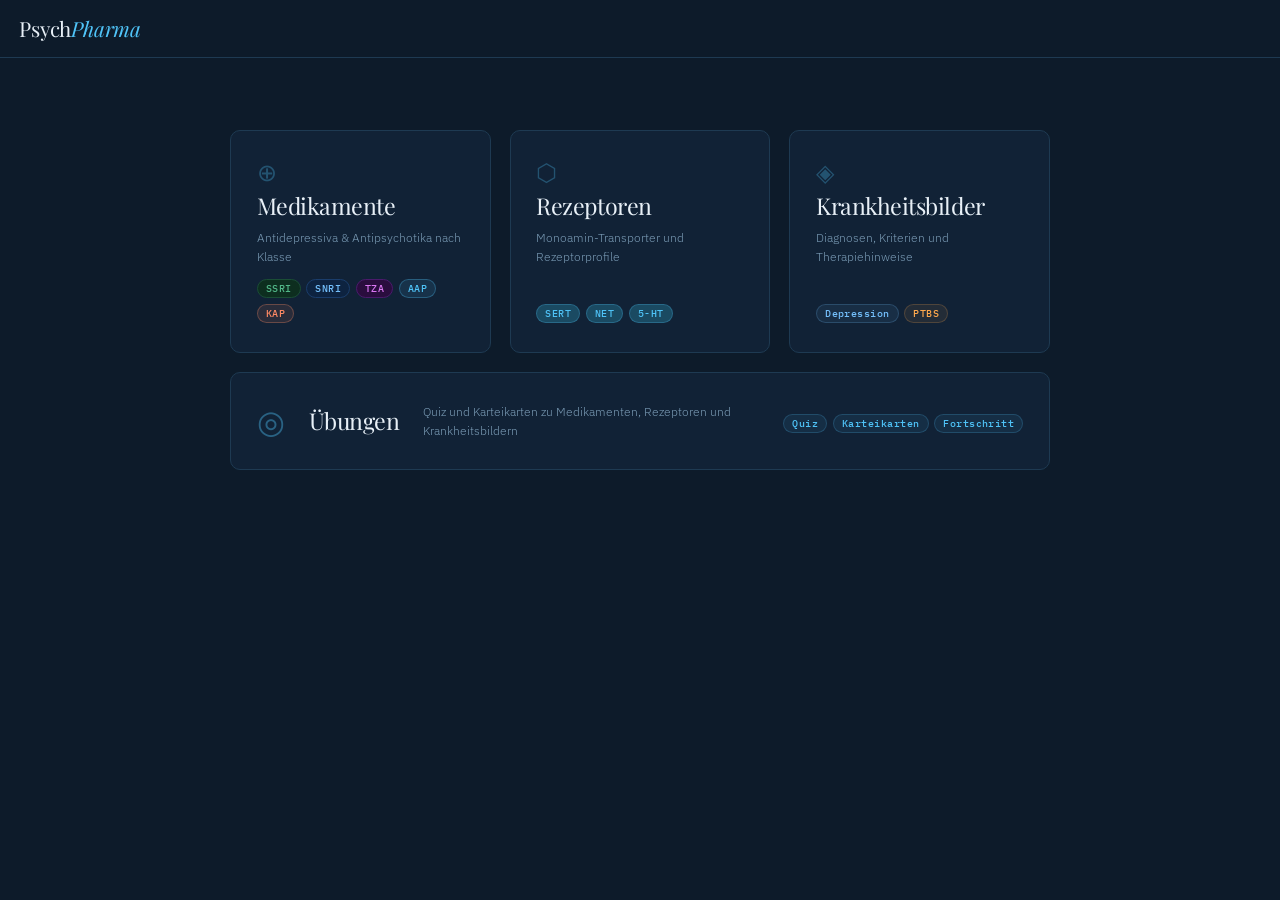
<file: index.html>
<!DOCTYPE html>
<html lang="de">
<head>
<meta charset="UTF-8">
<meta name="viewport" content="width=device-width, initial-scale=1.0, viewport-fit=cover">
<meta name="theme-color" content="#0d1b2a">
<meta name="apple-mobile-web-app-capable" content="yes">
<meta name="apple-mobile-web-app-status-bar-style" content="black-translucent">
<meta name="apple-mobile-web-app-title" content="PsychPharma">
<link rel="manifest" href="manifest.json">
<link rel="icon" href="icons/icon.png" type="image/png">
<link rel="apple-touch-icon" href="icons/icon.png">
<title>PsychPharma — Antidepressiva</title>
<link href="https://fonts.googleapis.com/css2?family=Playfair+Display:ital,wght@0,400;0,600;1,400&family=IBM+Plex+Sans:wght@300;400;500&family=IBM+Plex+Mono:wght@400;500&display=swap" rel="stylesheet">
<link rel="stylesheet" href="style.css">
</head>
<body>

<header class="app-header">
  <div class="app-title" onclick="goHub()">Psych<span>Pharma</span></div>
  <button class="back-btn" id="back-btn" onclick="goHub()">← Übersicht</button>
  <div class="search-wrap">
    <span class="search-icon">⌕</span>
    <input class="search-input" type="text" id="search" placeholder="Suchen..." oninput="handleSearch()">
  </div>
</header>

<div class="filter-bar" id="filter-bar">
  <button class="pill active" data-filter="all" onclick="setFilter('all', this)">Alle</button>
  <button class="pill" data-filter="SSRI" onclick="setFilter('SSRI', this)">SSRI</button>
  <button class="pill" data-filter="SNRI" onclick="setFilter('SNRI', this)">SNRI</button>
  <button class="pill" data-filter="TZA" onclick="setFilter('TZA', this)">Trizyklika</button>
  <button class="pill" data-filter="MAO" onclick="setFilter('MAO', this)">MAO-Hemmer</button>
  <button class="pill" data-filter="NRI" onclick="setFilter('NRI', this)">NRI</button>
  <button class="pill" data-filter="Andere" onclick="setFilter('Andere', this)">Andere</button>
  <button class="pill" data-filter="AAP" onclick="setFilter('AAP', this)">AAP</button>
  <button class="pill" data-filter="KAP" onclick="setFilter('KAP', this)">KAP</button>
</div>

<div class="main" id="main">
  <div class="sidebar" id="sidebar"></div>
  <div class="detail" id="detail">
    <div class="detail-empty">
      <div class="big">⊕</div>
      <p>Wähle ein Medikament<br>aus der Liste</p>
    </div>
  </div>
</div>

<script>
  if ('serviceWorker' in navigator) {
    navigator.serviceWorker.register('./sw.js');
  }
</script>
<script src="data/medications.js"></script>
<script src="data/receptors.js"></script>
<script src="data/krankheitsbilder/depression.js"></script>
<script src="data/krankheitsbilder/ptbs.js"></script>
<script src="data/krankheitsbilder/schizophrenie.js"></script>
<script src="data/krankheitsbilder/zwangsstoerung.js"></script>
<script src="data/antipsychotika.js"></script>
<script src="data/quiz-fakten.js"></script>
<script src="app.js"></script>
<script src="quiz.js"></script>
<script src="mini-quiz.js"></script>
</body>
</html>
</file>
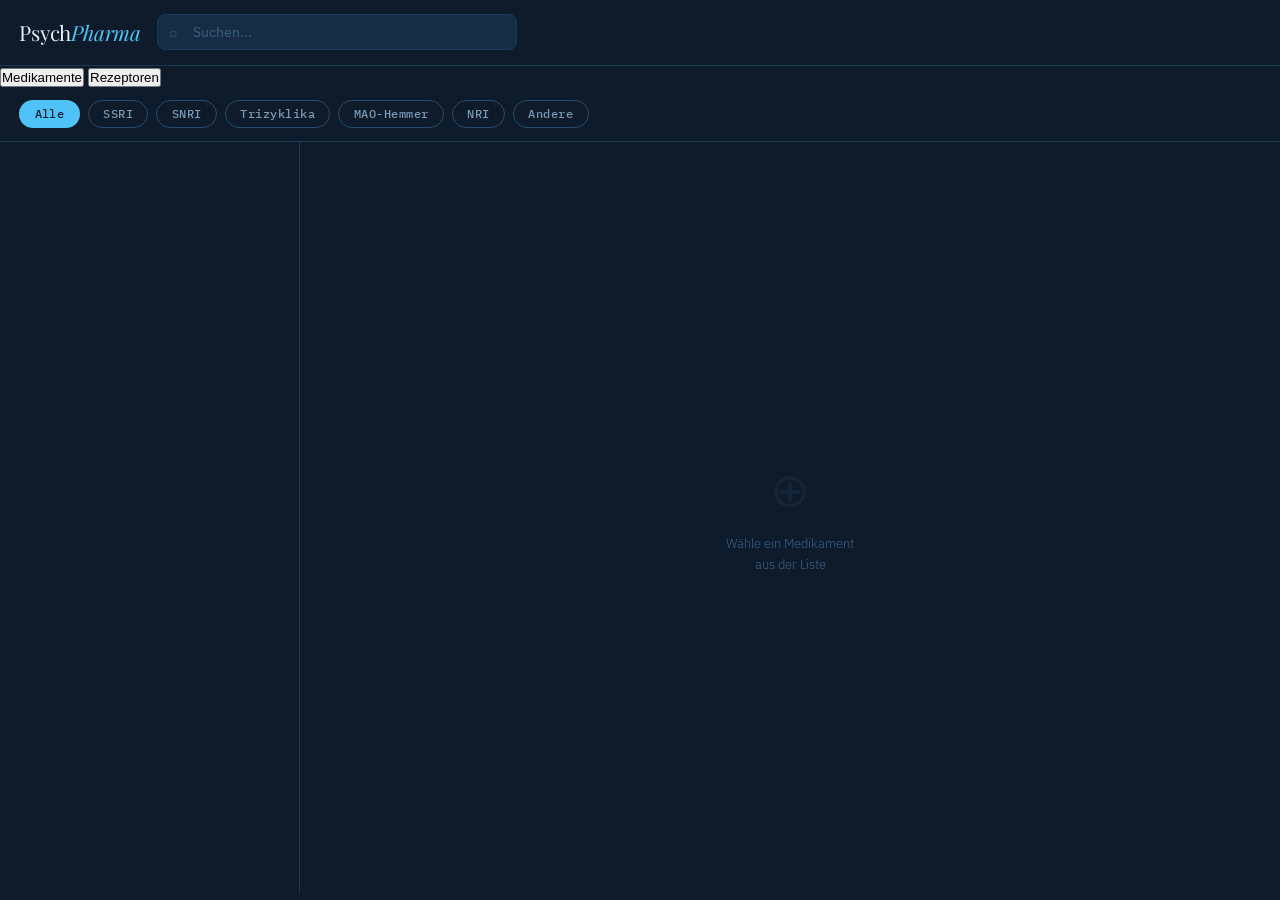
<file: psychiatrie_app.html>
<!DOCTYPE html>
<html lang="de">
<head>
<meta charset="UTF-8">
<meta name="viewport" content="width=device-width, initial-scale=1.0">
<meta name="theme-color" content="#0d1b2a">
<meta name="apple-mobile-web-app-capable" content="yes">
<meta name="apple-mobile-web-app-status-bar-style" content="black-translucent">
<meta name="apple-mobile-web-app-title" content="PsychPharma">
<link rel="manifest" href="manifest.json">
<link rel="icon" href="icons/icon.png" type="image/png">
<link rel="apple-touch-icon" href="icons/icon.png">
<title>PsychPharma — Antidepressiva</title>
<link href="https://fonts.googleapis.com/css2?family=Playfair+Display:ital,wght@0,400;0,600;1,400&family=IBM+Plex+Sans:wght@300;400;500&family=IBM+Plex+Mono:wght@400;500&display=swap" rel="stylesheet">
<link rel="stylesheet" href="style.css">
</head>
<body>

<header class="app-header">
  <div class="app-title">Psych<span>Pharma</span></div>
  <div class="search-wrap">
    <span class="search-icon">⌕</span>
    <input class="search-input" type="text" id="search" placeholder="Suchen..." oninput="handleSearch()">
  </div>
</header>

<div class="view-toggle">
  <button class="view-btn active" onclick="setView('meds', this)">Medikamente</button>
  <button class="view-btn"       onclick="setView('rezept', this)">Rezeptoren</button>
</div>

<div class="filter-bar" id="filter-bar">
  <button class="pill active" data-filter="all" onclick="setFilter('all', this)">Alle</button>
  <button class="pill" data-filter="SSRI" onclick="setFilter('SSRI', this)">SSRI</button>
  <button class="pill" data-filter="SNRI" onclick="setFilter('SNRI', this)">SNRI</button>
  <button class="pill" data-filter="TZA" onclick="setFilter('TZA', this)">Trizyklika</button>
  <button class="pill" data-filter="MAO" onclick="setFilter('MAO', this)">MAO-Hemmer</button>
  <button class="pill" data-filter="NRI" onclick="setFilter('NRI', this)">NRI</button>
  <button class="pill" data-filter="Andere" onclick="setFilter('Andere', this)">Andere</button>
</div>

<div class="main">
  <div class="sidebar" id="sidebar"></div>
  <div class="detail" id="detail">
    <div class="detail-empty">
      <div class="big">⊕</div>
      <p>Wähle ein Medikament<br>aus der Liste</p>
    </div>
  </div>
</div>

<script>
  if ('serviceWorker' in navigator) {
    navigator.serviceWorker.register('./sw.js');
  }
</script>
<script src="data/medications.js"></script>
<script src="data/receptors.js"></script>
<script src="app.js"></script>
</body>
</html>
</file>
<file: style.css>
:root {
  --bg: #0d1b2a;
  --surface: #112236;
  --surface2: #162d45;
  --border: #1e3a52;
  --border2: #254d6b;
  --text: #e8f0f7;
  --text-muted: #7a9bb5;
  --text-dim: #3d6080;
  --accent: #4fc3f7;
  --accent-dim: #1a4a62;

  --ssri: #52b788;
  --ssri-bg: #0d2e1f;
  --ssri-border: #1a4d35;

  --snri: #74c0fc;
  --snri-bg: #0d2340;
  --snri-border: #1a3d6b;

  --tza: #da77f2;
  --tza-bg: #2a0d3e;
  --tza-border: #4a1a6b;

  --mao: #ff8787;
  --mao-bg: #3e0d0d;
  --mao-border: #6b1a1a;

  --nri: #ffa94d;
  --nri-bg: #3e2000;
  --nri-border: #6b3a00;

  --other: #a9e34b;
  --other-bg: #1e3000;
  --other-border: #3a5500;
}

* { box-sizing: border-box; margin: 0; padding: 0; }

html {
  background: var(--bg);
}

body {
  background: var(--bg);
  color: var(--text);
  font-family: 'IBM Plex Sans', sans-serif;
  font-weight: 300;
  min-height: 100vh;
  overflow-x: hidden;
}

/* HEADER */
.app-header {
  position: sticky;
  top: 0;
  z-index: 100;
  background: #0d1b2a;
  border-bottom: 1px solid var(--border);
  padding: 0.9rem 1.2rem;
  padding-top: calc(0.9rem + env(safe-area-inset-top));
  display: flex;
  align-items: center;
  gap: 1rem;
}

.app-title {
  font-family: 'Playfair Display', serif;
  font-size: 1.3rem;
  font-weight: 400;
  color: var(--text);
  letter-spacing: -0.01em;
  flex-shrink: 0;
}

.app-title span { color: var(--accent); font-style: italic; }

.search-wrap {
  flex: 1;
  position: relative;
  max-width: 360px;
}

.search-icon {
  position: absolute;
  left: 0.75rem;
  top: 50%;
  transform: translateY(-50%);
  color: var(--text-dim);
  font-size: 0.85rem;
}

.search-input {
  width: 100%;
  background: var(--surface2);
  border: 1px solid var(--border);
  border-radius: 8px;
  color: var(--text);
  font-family: 'IBM Plex Sans', sans-serif;
  font-size: 0.85rem;
  padding: 0.5rem 0.75rem 0.5rem 2.2rem;
  outline: none;
  transition: border-color 0.2s;
}

.search-input:focus { border-color: var(--accent); }
.search-input::placeholder { color: var(--text-dim); }

/* FILTER PILLS */
.filter-bar {
  display: flex;
  gap: 0.5rem;
  padding: 0.8rem 1.2rem;
  overflow-x: auto;
  border-bottom: 1px solid var(--border);
  scrollbar-width: none;
}
.filter-bar::-webkit-scrollbar { display: none; }

.pill {
  flex-shrink: 0;
  padding: 0.35rem 0.9rem;
  border-radius: 20px;
  font-size: 0.72rem;
  font-weight: 500;
  font-family: 'IBM Plex Mono', monospace;
  cursor: pointer;
  border: 1px solid var(--border2);
  color: var(--text-muted);
  background: transparent;
  transition: all 0.15s;
  letter-spacing: 0.04em;
}

.pill:hover { color: var(--text); border-color: var(--text-muted); }
.pill.active { color: var(--bg); border-color: transparent; }
.pill[data-filter="all"].active { background: var(--accent); color: var(--bg); }
.pill[data-filter="SSRI"].active { background: var(--ssri); }
.pill[data-filter="SNRI"].active { background: var(--snri); }
.pill[data-filter="TZA"].active { background: var(--tza); }
.pill[data-filter="MAO"].active { background: var(--mao); }
.pill[data-filter="NRI"].active { background: var(--nri); }
.pill[data-filter="Andere"].active { background: var(--other); }
.pill[data-filter="AAP"].active { background: #4fc3f7; }
.pill[data-filter="KAP"].active { background: #ff8a65; }

/* MAIN LAYOUT */
.main {
  display: grid;
  grid-template-columns: 300px 1fr;
  height: calc(100vh - var(--chrome-height, 149px));
}

/* SIDEBAR */
.sidebar {
  border-right: 1px solid var(--border);
  overflow-y: auto;
  scrollbar-width: thin;
  scrollbar-color: var(--border2) transparent;
}

.group-label {
  padding: 0.7rem 1rem 0.3rem;
  font-size: 0.62rem;
  letter-spacing: 0.15em;
  text-transform: uppercase;
  color: var(--text-dim);
  font-family: 'IBM Plex Mono', monospace;
  position: sticky;
  top: 0;
  background: var(--bg);
  z-index: 1;
}

.med-item {
  padding: 0.7rem 1rem;
  cursor: pointer;
  border-bottom: 1px solid rgba(30,58,82,0.4);
  transition: background 0.12s;
  display: flex;
  align-items: center;
  gap: 0.6rem;
}

.med-item:hover { background: var(--surface); }
.med-item.active { background: var(--surface2); border-left: 2px solid var(--accent); }

.med-dot {
  width: 7px;
  height: 7px;
  border-radius: 50%;
  flex-shrink: 0;
}

.med-name {
  font-size: 0.85rem;
  font-weight: 400;
  color: var(--text);
  line-height: 1.2;
}

.med-class-tag {
  font-size: 0.6rem;
  font-family: 'IBM Plex Mono', monospace;
  color: var(--text-dim);
  margin-left: auto;
  flex-shrink: 0;
}

/* DETAIL PANEL */
.detail {
  overflow-y: auto;
  padding: 2rem 2.5rem;
  scrollbar-width: thin;
  scrollbar-color: var(--border2) transparent;
}

.detail-empty {
  display: flex;
  flex-direction: column;
  align-items: center;
  justify-content: center;
  height: 100%;
  color: var(--text-dim);
  gap: 0.8rem;
  text-align: center;
}

.detail-empty .big { font-size: 3rem; opacity: 0.15; }
.detail-empty p { font-size: 0.8rem; line-height: 1.7; }

.detail-header {
  margin-bottom: 2rem;
  padding-bottom: 1.5rem;
  border-bottom: 1px solid var(--border);
}

.detail-class-badge {
  display: inline-block;
  font-size: 0.65rem;
  font-family: 'IBM Plex Mono', monospace;
  letter-spacing: 0.1em;
  padding: 3px 10px;
  border-radius: 20px;
  margin-bottom: 0.8rem;
  font-weight: 500;
}

.detail-name {
  font-family: 'Playfair Display', serif;
  font-size: 2rem;
  font-weight: 400;
  letter-spacing: -0.02em;
  line-height: 1.1;
  margin-bottom: 0.3rem;
}

.detail-generic {
  font-size: 0.8rem;
  color: var(--text-muted);
  font-style: italic;
}

.sections {
  display: grid;
  grid-template-columns: 1fr 1fr;
  gap: 1rem;
}

.section-card {
  background: var(--surface);
  border: 1px solid var(--border);
  border-radius: 10px;
  padding: 1.1rem 1.2rem;
}

.section-card.full { grid-column: 1 / -1; }

.section-title {
  font-size: 0.62rem;
  letter-spacing: 0.14em;
  text-transform: uppercase;
  color: var(--text-dim);
  font-family: 'IBM Plex Mono', monospace;
  margin-bottom: 0.7rem;
  font-weight: 500;
}

.section-content {
  font-size: 0.85rem;
  line-height: 1.75;
  color: var(--text);
  font-weight: 300;
}

.section-content ul {
  list-style: none;
  display: flex;
  flex-direction: column;
  gap: 0.3rem;
}

.section-content ul li::before {
  content: "—";
  color: var(--text-dim);
  margin-right: 0.5rem;
  font-family: 'IBM Plex Mono', monospace;
}

.rezeptor-grid {
  display: flex;
  flex-wrap: wrap;
  gap: 0.5rem 1.2rem;
}

.rezeptor-item {
  display: flex;
  flex-direction: column;
  align-items: center;
  min-width: 3.2rem;
}

.rezeptor-label {
  font-size: 0.6rem;
  font-family: 'IBM Plex Mono', monospace;
  color: var(--text-dim);
  text-transform: uppercase;
  letter-spacing: 0.08em;
  margin-bottom: 0.15rem;
}

.rezeptor-val {
  font-size: 0.8rem;
  font-family: 'IBM Plex Mono', monospace;
  color: var(--text);
  font-weight: 500;
}

/* BACK BUTTON */
.back-btn {
  background: transparent;
  border: none;
  color: var(--text-dim);
  font-family: 'IBM Plex Mono', monospace;
  font-size: 0.68rem;
  letter-spacing: 0.06em;
  cursor: pointer;
  padding: 0.25rem 0.5rem;
  border-radius: 6px;
  transition: color 0.15s, background 0.15s;
  flex-shrink: 0;
  white-space: nowrap;
}

.back-btn:hover {
  color: var(--text-muted);
  background: rgba(255,255,255,0.04);
}

/* RECEPTOR DOT & BADGE */
.rec-dot { background: var(--accent); opacity: 0.7; }

.rec-badge {
  background: rgba(100, 200, 255, 0.08);
  color: var(--accent);
  border-color: rgba(100, 200, 255, 0.2) !important;
}

/* RECEPTOR MEDICATION TABLE */
.rec-med-table { display: flex; flex-direction: column; gap: 0.45rem; }

.rec-med-row { display: flex; align-items: baseline; gap: 0.8rem; }

.rec-med-strength {
  font-family: 'IBM Plex Mono', monospace;
  font-size: 0.75rem;
  font-weight: 500;
  color: var(--accent);
  min-width: 2.4rem;
  flex-shrink: 0;
}

.rec-med-names {
  font-size: 0.85rem;
  color: var(--text);
  font-weight: 300;
  line-height: 1.5;
}

.cave-card {
  background: rgba(255,135,135,0.06);
  border: 1px solid rgba(255,135,135,0.2);
  border-radius: 10px;
  padding: 1.1rem 1.2rem;
  grid-column: 1 / -1;
}

.cave-title {
  font-size: 0.62rem;
  letter-spacing: 0.14em;
  text-transform: uppercase;
  color: #ff8787;
  font-family: 'IBM Plex Mono', monospace;
  margin-bottom: 0.7rem;
  font-weight: 500;
}

/* MOBILE */
@media (max-width: 700px) {
  .main { grid-template-columns: 1fr; height: auto; }
  .sidebar { height: auto; max-height: 40vh; }
  .detail { padding: 1.2rem; }
  .sections { grid-template-columns: 1fr; }
  .section-card.full { grid-column: 1; }
  .cave-card { grid-column: 1; }
  .app-title { font-size: 1.1rem; }
}

/* ANIMATIONS */
.med-item { animation: fadeIn 0.2s ease; }
@keyframes fadeIn { from { opacity: 0; transform: translateX(-4px); } to { opacity: 1; transform: translateX(0); } }

.detail-header { animation: slideUp 0.25s ease; }
@keyframes slideUp { from { opacity: 0; transform: translateY(8px); } to { opacity: 1; transform: translateY(0); } }

.no-results {
  padding: 2rem 1rem;
  text-align: center;
  color: var(--text-dim);
  font-size: 0.8rem;
}

/* KRANKHEITSBILDER */
.kb-intro {
  color: var(--text-muted);
  font-style: italic;
  margin-bottom: 1rem;
  line-height: 1.75;
}

.kb-gruppe {
  margin-bottom: 1.1rem;
}

.kb-gruppe:last-child {
  margin-bottom: 0;
}

.kb-gruppe-titel {
  font-size: 0.67rem;
  font-family: 'IBM Plex Mono', monospace;
  font-weight: 500;
  color: var(--accent);
  letter-spacing: 0.07em;
  margin-bottom: 0.45rem;
  padding-bottom: 0.3rem;
  border-bottom: 1px solid var(--border);
}

.merke-card {
  background: rgba(79, 195, 247, 0.05);
  border: 1px solid rgba(79, 195, 247, 0.18);
  border-radius: 10px;
  padding: 1.1rem 1.2rem;
  grid-column: 1 / -1;
}

.merke-title {
  font-size: 0.62rem;
  letter-spacing: 0.14em;
  text-transform: uppercase;
  color: var(--accent);
  font-family: 'IBM Plex Mono', monospace;
  margin-bottom: 0.7rem;
  font-weight: 500;
}

/* HUB / LANDING PAGE */
.app-title { cursor: pointer; }

.main.hub-layout { grid-template-columns: 1fr; }
.main.hub-layout .sidebar { display: none; }

.hub-grid {
  display: grid;
  grid-template-columns: repeat(auto-fit, minmax(220px, 1fr));
  gap: 1.2rem;
  padding: 2.5rem;
  max-width: 900px;
  margin: 0 auto;
  align-content: start;
}

.hub-card {
  background: var(--surface);
  border: 1px solid var(--border);
  border-radius: 10px;
  padding: 1.8rem 1.6rem;
  cursor: pointer;
  transition: border-color 0.18s, background 0.18s, transform 0.15s;
  display: flex;
  flex-direction: column;
  gap: 0.5rem;
  min-height: 200px;
}

.hub-card:hover {
  background: var(--surface2);
  border-color: var(--border2);
  transform: translateY(-2px);
}

.hub-card-icon {
  font-size: 1.5rem;
  opacity: 0.3;
  color: var(--accent);
  line-height: 1;
  margin-bottom: 0.1rem;
}

.hub-card-title {
  font-family: 'Playfair Display', serif;
  font-size: 1.45rem;
  font-weight: 400;
  letter-spacing: -0.02em;
  color: var(--text);
  line-height: 1.15;
}

.hub-card-sub {
  font-size: 0.78rem;
  color: var(--text-muted);
  font-weight: 300;
  line-height: 1.55;
  flex: 1;
}

.hub-card-pills {
  display: flex;
  flex-wrap: wrap;
  gap: 0.35rem;
  margin-top: 0.3rem;
}

.hub-pill {
  font-size: 0.6rem;
  font-family: 'IBM Plex Mono', monospace;
  font-weight: 500;
  letter-spacing: 0.05em;
  padding: 2px 8px;
  border-radius: 20px;
}

@media (max-width: 700px) {
  .hub-grid {
    grid-template-columns: 1fr;
    padding: 1.2rem;
    gap: 0.9rem;
  }
  .hub-card { min-height: 160px; }
}

/* QUIZ & FLASHCARDS */

.hub-card-quiz {
  grid-column: 1 / -1;
  min-height: auto;
  flex-direction: row;
  align-items: center;
  gap: 1.5rem;
}
.hub-card-quiz .hub-card-icon { font-size: 2rem; margin-bottom: 0; opacity: 0.4; }
.hub-card-quiz .hub-card-sub { flex: 1; }

.quiz-container { max-width: 640px; margin: 0 auto; padding: 2.5rem 1.5rem; }

.quiz-progress-wrap { display: flex; align-items: center; gap: 1rem; margin-bottom: 1.8rem; }
.quiz-progress-bar { flex: 1; height: 3px; background: var(--border); border-radius: 2px; overflow: hidden; }
.quiz-progress-fill { height: 100%; background: var(--accent); border-radius: 2px; transition: width 0.3s; }
.quiz-progress-label { font-size: 0.68rem; font-family: 'IBM Plex Mono', monospace; color: var(--text-dim); white-space: nowrap; }

.quiz-score { font-size: 0.68rem; font-family: 'IBM Plex Mono', monospace; color: var(--accent); }

.quiz-question-text { font-size: 1.05rem; font-weight: 400; color: var(--text); line-height: 1.65; margin-bottom: 1.5rem; }

.quiz-options { display: flex; flex-direction: column; gap: 0.6rem; margin-bottom: 1.5rem; }

.quiz-option {
  background: var(--surface);
  border: 1px solid var(--border);
  border-radius: 10px;
  padding: 0.85rem 1.1rem;
  font-size: 0.85rem;
  color: var(--text);
  cursor: pointer;
  text-align: left;
  font-family: 'IBM Plex Sans', sans-serif;
  font-weight: 300;
  transition: border-color 0.12s, background 0.12s;
  width: 100%;
}
.quiz-option:hover:not(:disabled) { background: var(--surface2); border-color: var(--border2); }
.quiz-option.selected { border-color: var(--accent); background: rgba(79,195,247,0.06); }
.quiz-option.correct { border-color: #52b788; background: rgba(82,183,136,0.08); color: #52b788; }
.quiz-option.wrong { border-color: #ff8787; background: rgba(255,135,135,0.08); color: #ff8787; }
.quiz-option:disabled { cursor: default; }

.quiz-btn {
  background: var(--accent);
  color: var(--bg);
  border: none;
  border-radius: 8px;
  padding: 0.6rem 1.4rem;
  font-size: 0.8rem;
  font-family: 'IBM Plex Mono', monospace;
  font-weight: 500;
  cursor: pointer;
  transition: opacity 0.15s;
  letter-spacing: 0.03em;
}
.quiz-btn:hover:not(:disabled) { opacity: 0.85; }
.quiz-btn:disabled { opacity: 0.35; cursor: default; }
.quiz-btn-ghost {
  background: transparent;
  color: var(--text-muted);
  border: 1px solid var(--border2);
}
.quiz-btn-ghost:hover:not(:disabled) { color: var(--text); border-color: var(--text-dim); opacity: 1; }

.quiz-feedback {
  padding: 1rem 1.1rem;
  border-radius: 10px;
  margin-bottom: 1.2rem;
  font-size: 0.82rem;
  line-height: 1.65;
}
.quiz-feedback.correct { background: rgba(82,183,136,0.08); border: 1px solid rgba(82,183,136,0.25); color: var(--text); }
.quiz-feedback.wrong { background: rgba(255,135,135,0.06); border: 1px solid rgba(255,135,135,0.2); color: var(--text); }
.quiz-feedback-label {
  font-family: 'IBM Plex Mono', monospace;
  font-size: 0.68rem;
  font-weight: 500;
  margin-bottom: 0.4rem;
  letter-spacing: 0.08em;
}
.quiz-feedback.correct .quiz-feedback-label { color: #52b788; }
.quiz-feedback.wrong .quiz-feedback-label { color: #ff8787; }

.flashcard-wrap { perspective: 1000px; margin-bottom: 1.5rem; }
.flashcard {
  position: relative;
  height: 230px;
  cursor: pointer;
  transform-style: preserve-3d;
  transition: transform 0.45s;
}
.flashcard.flipped { transform: rotateY(180deg); }
.flashcard-face {
  position: absolute;
  inset: 0;
  backface-visibility: hidden;
  background: var(--surface);
  border: 1px solid var(--border);
  border-radius: 12px;
  padding: 1.8rem;
  display: flex;
  flex-direction: column;
  justify-content: center;
  overflow-y: auto;
}
.flashcard-face.back { transform: rotateY(180deg); }
.flashcard-label { font-size: 0.6rem; font-family: 'IBM Plex Mono', monospace; color: var(--text-dim); letter-spacing: 0.1em; text-transform: uppercase; margin-bottom: 0.6rem; flex-shrink: 0; }
.flashcard-content { font-size: 0.9rem; line-height: 1.7; color: var(--text); font-weight: 300; white-space: pre-line; }
.flashcard-hint { font-size: 0.65rem; font-family: 'IBM Plex Mono', monospace; color: var(--text-dim); margin-top: 1rem; text-align: center; flex-shrink: 0; }

.flashcard-actions { display: flex; gap: 0.8rem; }
.flashcard-actions .quiz-btn { flex: 1; text-align: center; }

.quiz-topic-grid { display: grid; grid-template-columns: repeat(auto-fit, minmax(140px, 1fr)); gap: 0.6rem; margin-bottom: 1.5rem; }
.quiz-topic-btn {
  background: var(--surface);
  border: 1px solid var(--border);
  border-radius: 8px;
  padding: 0.6rem 0.8rem;
  font-size: 0.75rem;
  font-family: 'IBM Plex Mono', monospace;
  color: var(--text-muted);
  cursor: pointer;
  transition: all 0.12s;
}
.quiz-topic-btn:hover { border-color: var(--border2); color: var(--text); }
.quiz-topic-btn.active { border-color: var(--accent); color: var(--accent); background: rgba(79,195,247,0.06); }

.quiz-mode-toggle { display: flex; gap: 0.5rem; margin-bottom: 1rem; }
.quiz-count-toggle { display: flex; gap: 0.5rem; margin-bottom: 1.8rem; }

.quiz-results-score { font-family: 'Playfair Display', serif; font-size: 2.5rem; color: var(--accent); margin-bottom: 0.3rem; }
.quiz-results-sub { font-size: 0.8rem; color: var(--text-muted); margin-bottom: 1.5rem; }
.quiz-weak-list { list-style: none; font-size: 0.8rem; color: var(--text-muted); line-height: 1.9; margin-bottom: 1.5rem; }
.quiz-weak-list li::before { content: "—"; color: var(--text-dim); margin-right: 0.5rem; font-family: 'IBM Plex Mono', monospace; }

.quiz-stats { font-size: 0.72rem; font-family: 'IBM Plex Mono', monospace; color: var(--text-dim); margin-top: 1rem; }

@media (max-width: 700px) {
  .quiz-container { padding: 1.2rem; }
  .hub-card-quiz { flex-direction: column; align-items: flex-start; }
}

/* Mini-quiz — contextual section at bottom of detail pages */
.mini-quiz-wrap {
  max-width: 680px;
  margin: 2.5rem auto 2.5rem;
  padding-top: 2rem;
  border-top: 1px solid var(--border);
}
.mq-header { display: flex; align-items: center; justify-content: space-between; margin-bottom: 0.7rem; }
.mq-label { font-size: 0.65rem; font-family: 'IBM Plex Mono', monospace; color: var(--text-dim); text-transform: uppercase; letter-spacing: 0.1em; }
.mq-counter { font-size: 0.65rem; font-family: 'IBM Plex Mono', monospace; color: var(--text-dim); }
.mq-progress-bar { height: 2px; background: var(--border); border-radius: 2px; overflow: hidden; margin-bottom: 0.2rem; }
.mq-progress-fill { height: 100%; background: var(--accent); border-radius: 2px; transition: width 0.3s; }
.mq-question { font-size: 0.95rem; font-weight: 400; color: var(--text); line-height: 1.65; margin: 1rem 0 1.2rem; }
.mq-results { display: flex; align-items: baseline; gap: 0.7rem; margin-top: 0.8rem; }
.mq-results-score { font-family: 'Playfair Display', serif; font-size: 2rem; color: var(--accent); }
.mq-results-sub { font-size: 0.8rem; color: var(--text-muted); }
</file>
